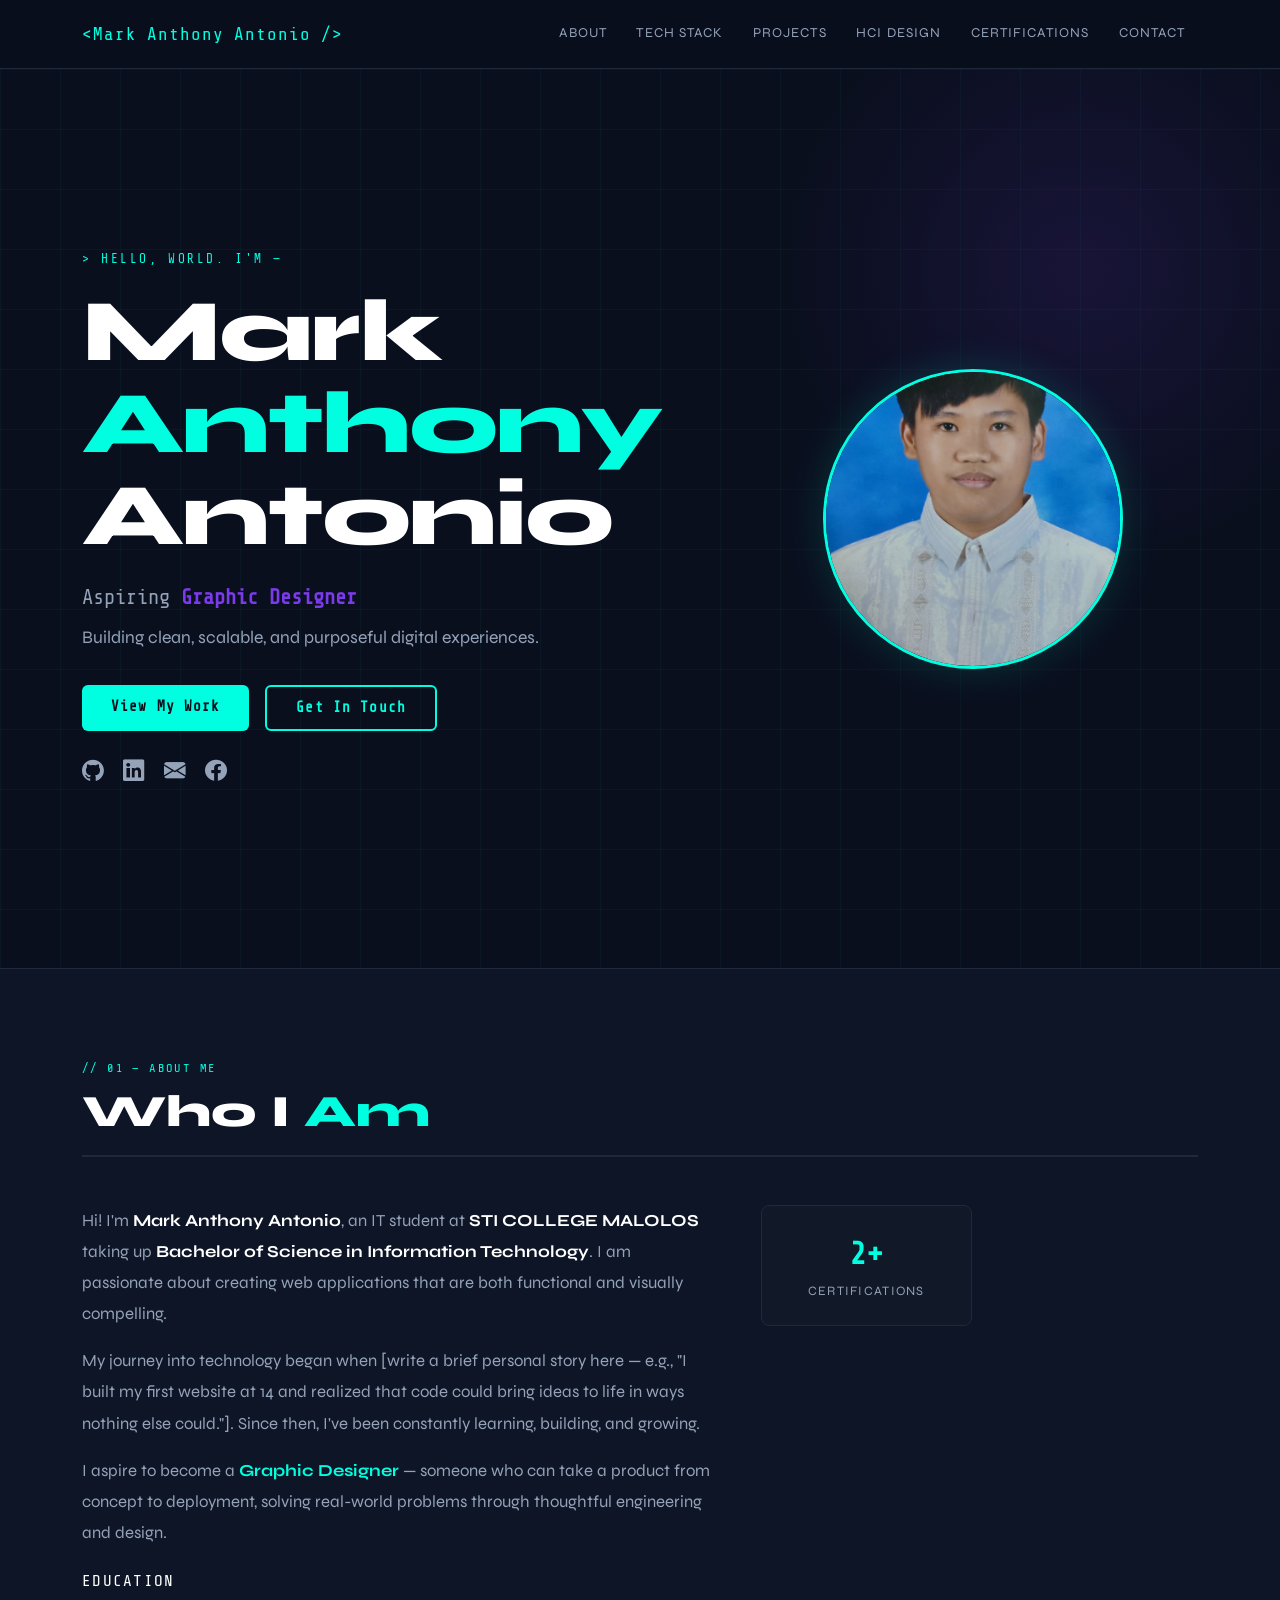
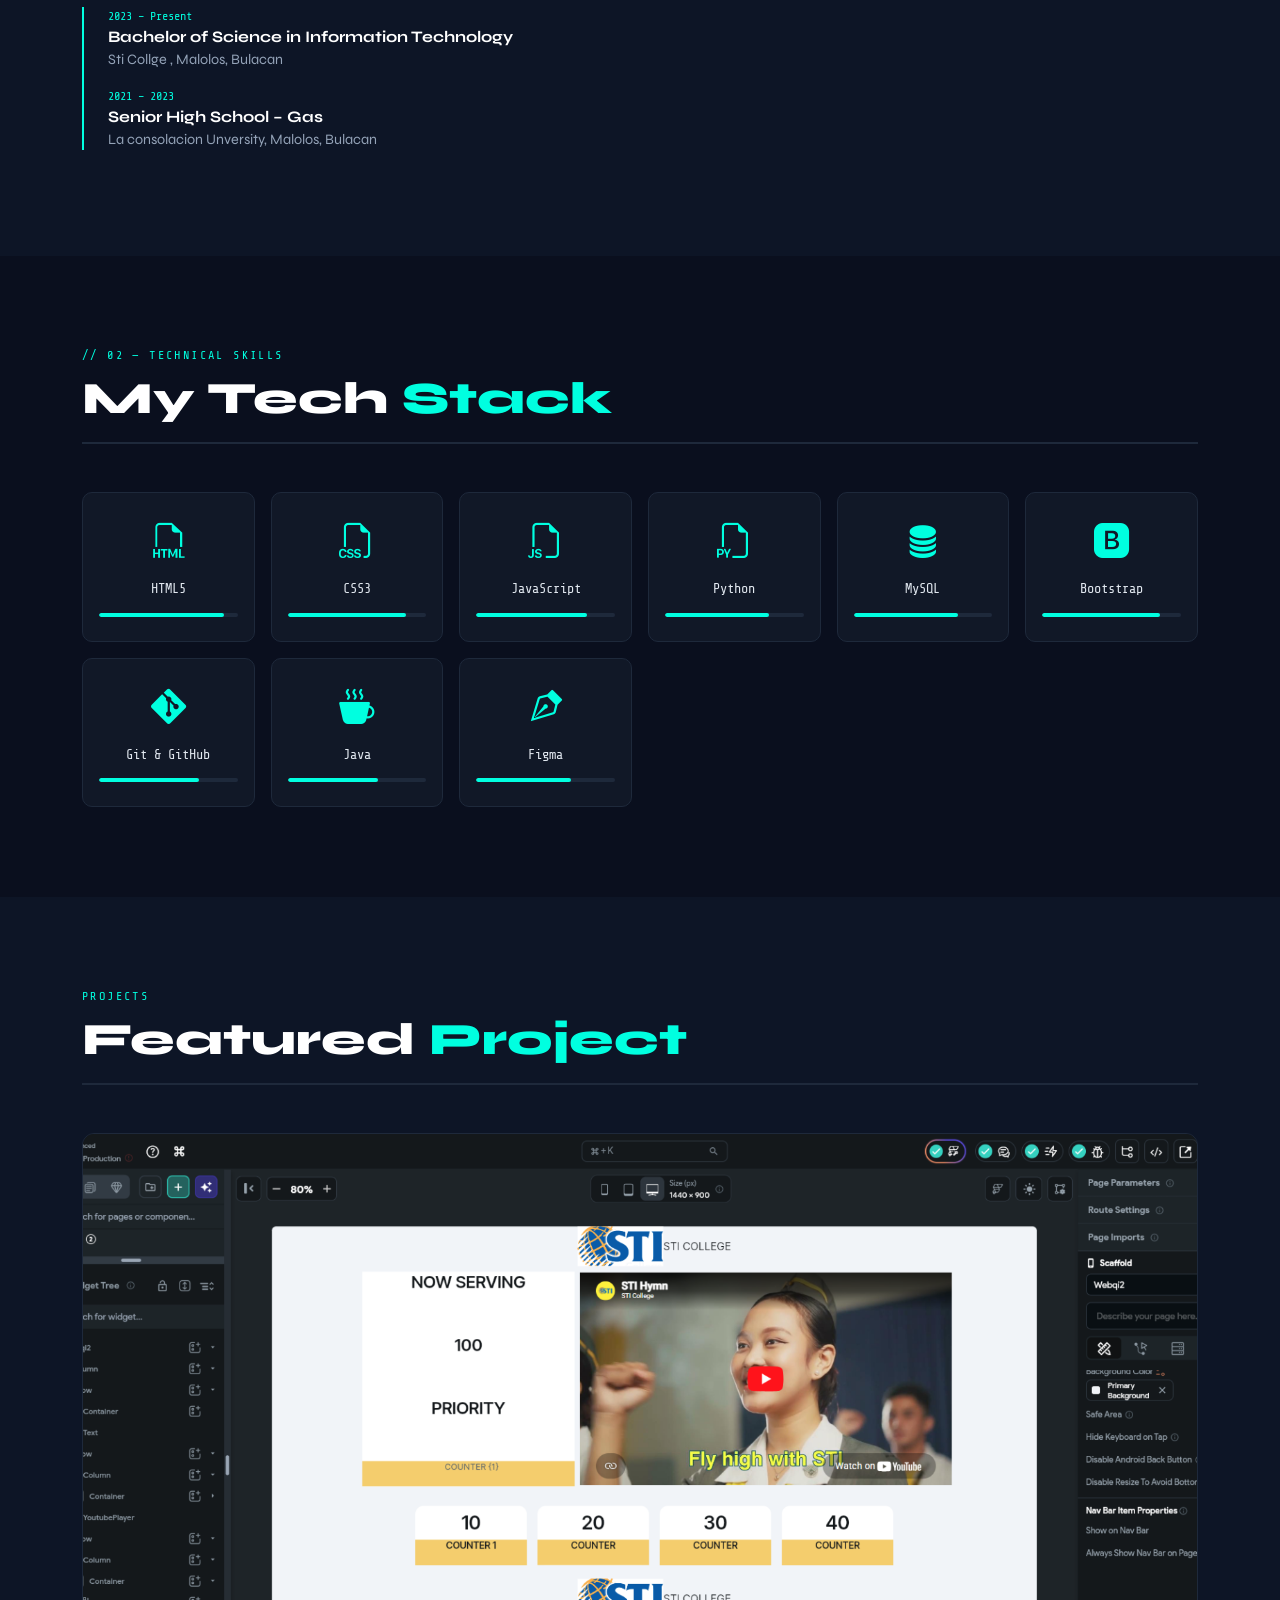
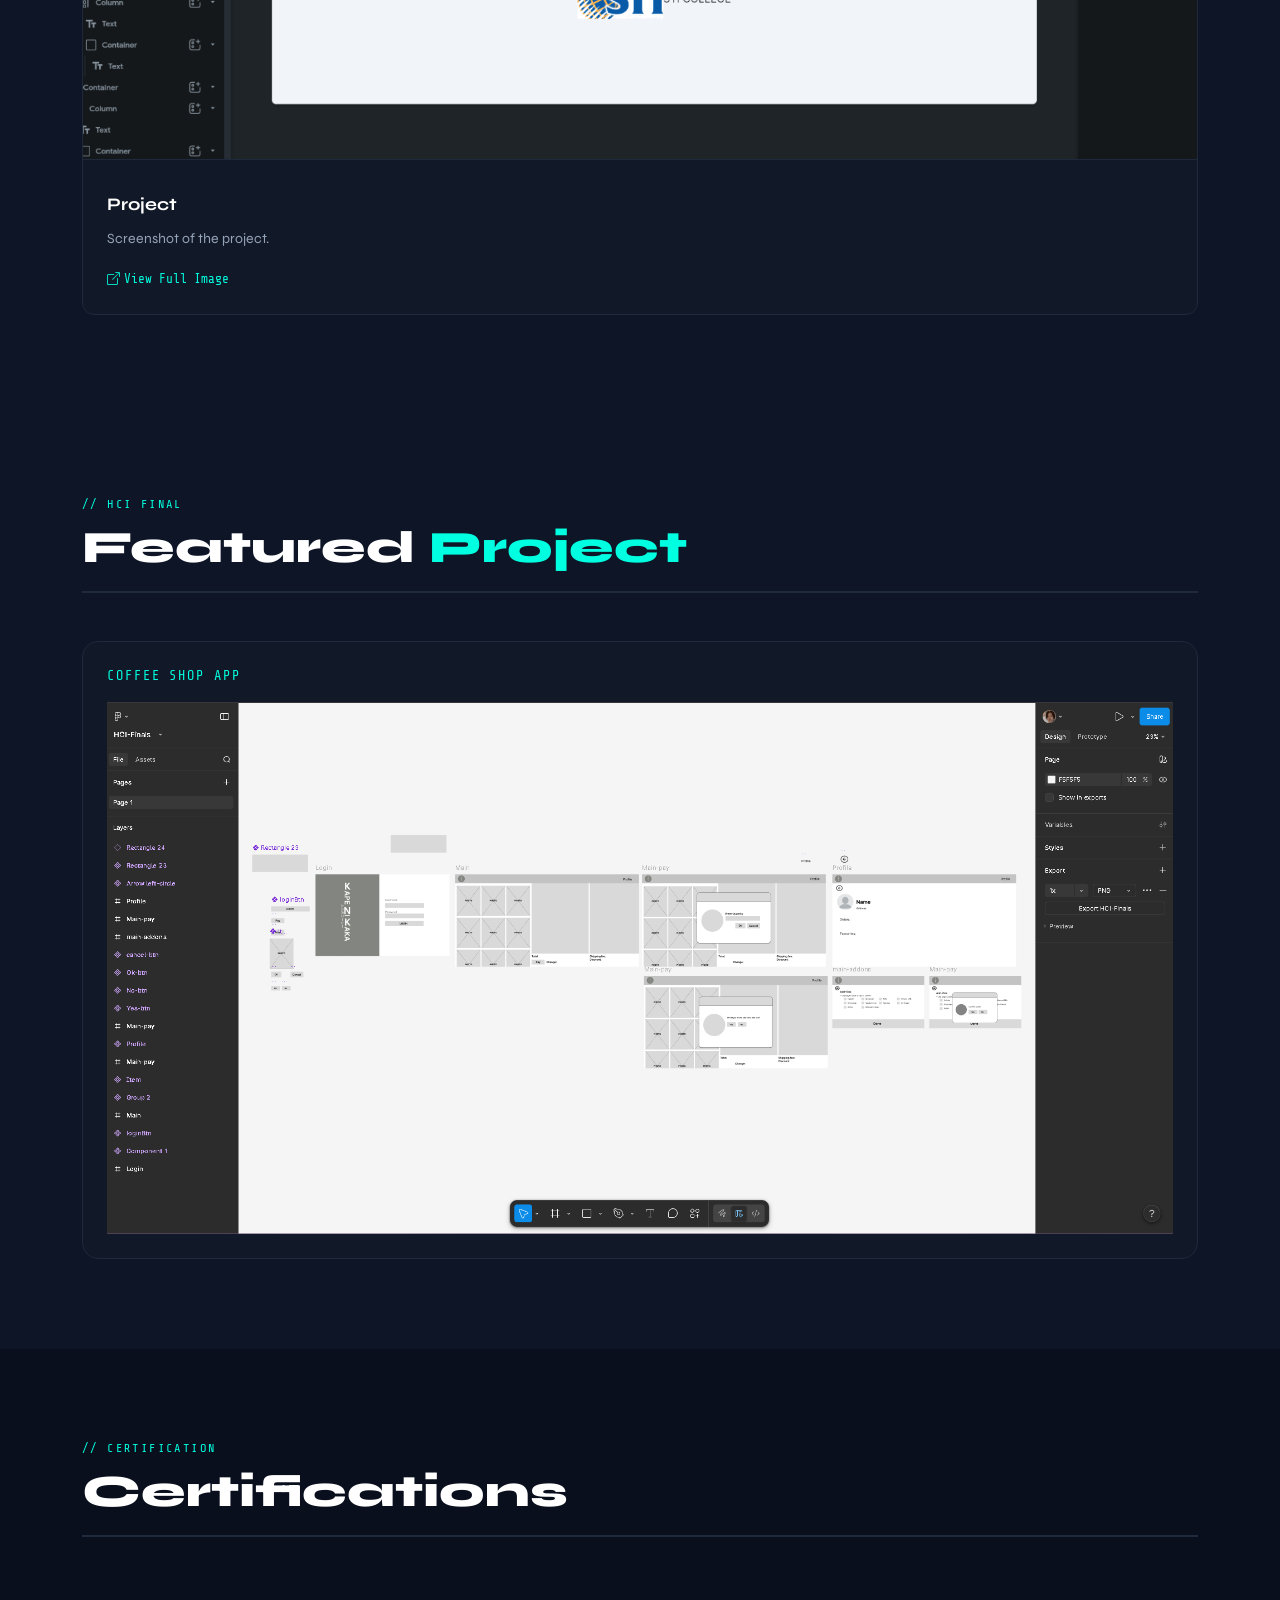
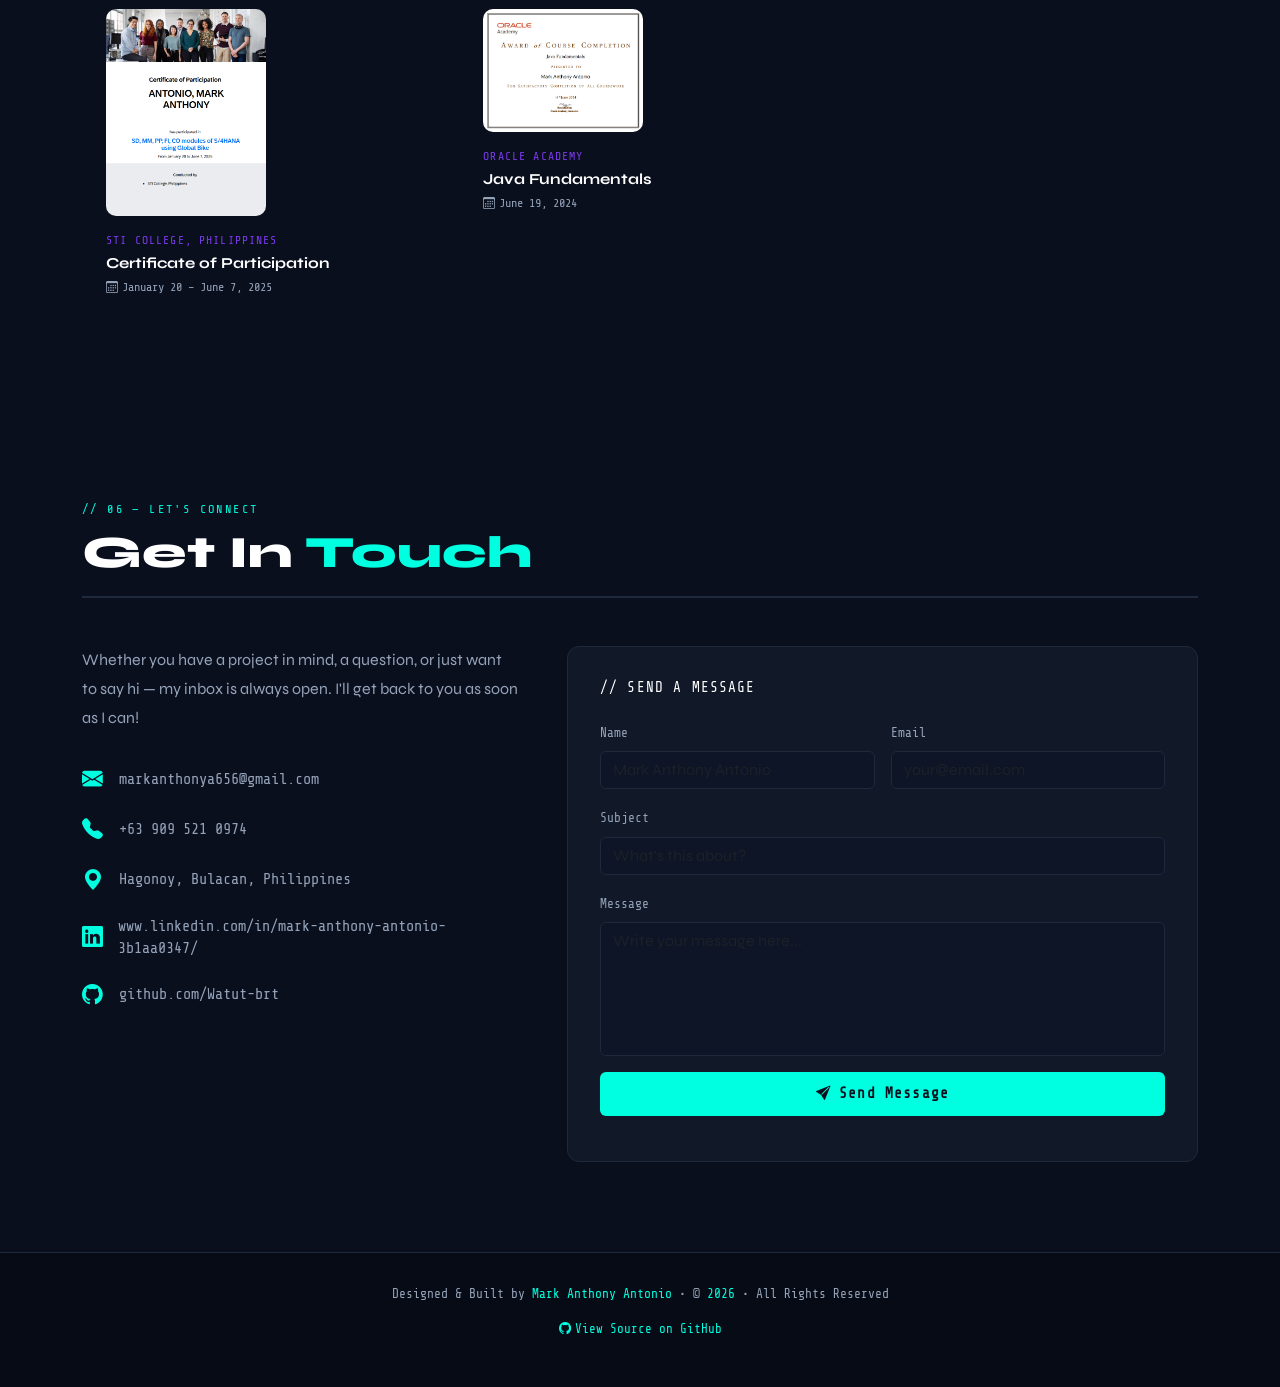
<file: index.html>
<!DOCTYPE html>
<html lang="en">
<head>
  <meta charset="UTF-8" />
  <meta name="viewport" content="width=device-width, initial-scale=1.0"/>
  <title>Mark Anthony Antonio | IT Portfolio</title>

  <!-- Bootstrap 5 -->
  <link href="https://cdn.jsdelivr.net/npm/bootstrap@5.3.3/dist/css/bootstrap.min.css" rel="stylesheet"/>
  <!-- Bootstrap Icons -->
  <link href="https://cdn.jsdelivr.net/npm/bootstrap-icons@1.11.3/font/bootstrap-icons.css" rel="stylesheet"/>
  <!-- Google Fonts -->
  <link href="https://fonts.googleapis.com/css2?family=Share+Tech+Mono&family=Syne:wght@400;700;800&display=swap" rel="stylesheet"/>
  <link rel="stylesheet" href="style.css">
  
</head>
<body>

  <!-- ══════════════════════════════ NAVBAR ══════════════════════════════ -->
  <nav class="navbar navbar-expand-lg">
    <div class="container">
      <a class="navbar-brand" href="#hero">&lt;Mark Anthony Antonio /&gt;</a>
      <button class="navbar-toggler" type="button" data-bs-toggle="collapse" data-bs-target="#mainNav">
        <span class="navbar-toggler-icon"></span>
      </button>
      <div class="collapse navbar-collapse justify-content-end" id="mainNav">
        <ul class="navbar-nav gap-1">
          <li class="nav-item"><a class="nav-link" href="#about">About</a></li>
          <li class="nav-item"><a class="nav-link" href="#techstack">Tech Stack</a></li>
          <li class="nav-item"><a class="nav-link" href="#projects">Projects</a></li>
          <li class="nav-item"><a class="nav-link" href="#hci-design">HCI Design</a></li>
          <li class="nav-item"><a class="nav-link" href="#certifications">Certifications</a></li>
          <li class="nav-item"><a class="nav-link" href="#contact">Contact</a></li>
        </ul>
      </div>
    </div>
  </nav>

  <!-- ══════════════════════════════ HERO ══════════════════════════════ -->
  <section id="hero">
    <div class="hero-grid-bg"></div>
    <div class="hero-glow"></div>
    <div class="container hero-content">
      <div class="row align-items-center gy-5">
        <div class="col-lg-7">
          <div class="hero-label">&gt; Hello, World. I'm —</div>
          <h1 class="hero-name">
            Mark <span>Anthony</span><br>Antonio
          </h1>
          <p class="hero-role">
            Aspiring <span class="role-highlight">Graphic Designer</span>
          </p>
          <p class="hero-tagline">
            Building clean, scalable, and purposeful digital experiences.
          </p>
          <div class="d-flex gap-3 flex-wrap mb-4">
            <a href="#projects" class="btn btn-accent">View My Work</a>
            <a href="#contact" class="btn btn-outline-accent">Get In Touch</a>
          </div>
          <div class="hero-socials">
            <a href="https://github.com/Watut-brt" target="_blank" title="GitHub"><i class="bi bi-github"></i></a>
            <a href="https://www.linkedin.com/in/mark-anthony-antonio-3b1aa0347/" target="_blank" title="LinkedIn"><i class="bi bi-linkedin"></i></a>
            <a href="markanthonya656@gmail.com" title="Email"><i class="bi bi-envelope-fill"></i></a>
            <a href="https://www.facebook.com/markanthony.antonio.98871" target="_blank" title="Facebook"><i class="bi bi-facebook"></i></a>
          </div>
        </div>
        <div class="col-lg-5 text-center">
          <img src="Profile Piktur.png" alt="Mark Anthony Antonio" class="hero-avatar mx-auto" />
        </div>
      </div>
    </div>
  </section>

  <!-- ══════════════════════════════ ABOUT ══════════════════════════════ -->
  <section id="about" class="alt-section">
    <div class="container">
      <div class="section-label">// 01 — About Me</div>
      <h2 class="section-title">Who I <span>Am</span></h2>
      <div class="row g-5 align-items-start">
        <div class="col-lg-7">
          <p class="about-text mb-3">
            Hi! I'm <strong style="color:#fff;">Mark Anthony Antonio</strong>, an IT student at <strong style="color:#fff;">STI COLLEGE MALOLOS</strong> taking up <strong style="color:#fff;">Bachelor of Science in Information Technology</strong>. I am passionate about creating web applications that are both functional and visually compelling.
          </p>
          <p class="about-text mb-3">
            My journey into technology began when [write a brief personal story here — e.g., "I built my first website at 14 and realized that code could bring ideas to life in ways nothing else could."]. Since then, I've been constantly learning, building, and growing.
          </p>
          <p class="about-text mb-4">
            I aspire to become a <strong style="color: var(--accent);">Graphic Designer</strong> — someone who can take a product from concept to deployment, solving real-world problems through thoughtful engineering and design.
          </p>
          <!-- Education Timeline -->
          <h5 style="color:#fff; font-size:1rem; margin-bottom:1rem; text-transform:uppercase; letter-spacing:0.08em; font-family: var(--mono);">Education</h5>
          <div style="border-left: 2px solid var(--accent); padding-left: 1.5rem;">
            <div class="mb-3">
              <div style="font-family:var(--mono); font-size:0.75rem; color:var(--accent);">2023 – Present</div>
              <div style="font-weight:700; color:#fff;">Bachelor of Science in Information Technology</div>
              <div style="color:var(--text-muted); font-size:0.9rem;">Sti Collge , Malolos, Bulacan</div>
            </div>
            <div class="mb-3">
              <div style="font-family:var(--mono); font-size:0.75rem; color:var(--accent);">2021 – 2023</div>
              <div style="font-weight:700; color:#fff;">Senior High School – Gas</div>
              <div style="color:var(--text-muted); font-size:0.9rem;">La consolacion Unversity, Malolos, Bulacan</div>
            </div>
          </div>
        </div>
        <div class="col-lg-5">
          <div class="row g-3">
            <div class="col-6">
              <div class="stat-box">
                <div class="stat-number" id="certCount">0</div>
                <div class="stat-label">Certifications</div>
              </div>
            </div>
          </div>
        </div>
      </div>
    </div>
  </section>

  <!-- ══════════════════════════════ TECH STACK ══════════════════════════════ -->
  <section id="techstack">
    <div class="container">
      <div class="section-label">// 02 — Technical Skills</div>
      <h2 class="section-title">My Tech <span>Stack</span></h2>
      <div class="row g-3" id="techGrid">
        <!-- Populated by JS -->
      </div>
    </div>
  </section>

  <!-- ══════════════════════════════ PROJECTS ══════════════════════════════ -->
  <section id="projects" class="alt-section">
    <div class="container">
      <div class="section-label"> Projects </div>
      <h2 class="section-title">Featured <span>Project</span></h2>
      <div class="row g-4">
        <div class="col-lg-12">
          <div class="project-card">
            <div class="project-img">
              <img src="Project.png" alt="Project Screenshot" class="project-image" />
            </div>
            <div class="project-body">
              <div class="project-title">Project</div>
              <p class="project-desc">Screenshot of the project.</p>
              <div class="project-links mt-3">
                <a href="" target="_blank"><i class="bi bi-box-arrow-up-right me-1"></i>View Full Image</a>
              </div>
            </div>
          </div>
        </div>
      </div>
    </div>
  </section>

  <!-- ══════════════════════════════ HCI DESIGN ══════════════════════════════ -->
  <section id="hci-design" class="alt-section">
    <div class="container">
      <div class="section-label">// HCI Final</div>
      <h2 class="section-title">Featured  <span> Project</span></h2>

      <div class="hci-card">
        <div class="hci-card-header">Coffee Shop App</div>
        <img src="Project2.png" alt="HCI design screenshot" class="hci-screenshot" />
      </div>
    </div>
  </section>

  <!-- ══════════════════════════════ CERTIFICATIONS ══════════════════════════════ -->
  <section id="certifications">
    <div class="container">
      <div class="section-label">// Certification</div>
      <h2 class="section-title">Certifications <span></span></h2>
      <div class="row g-3" id="certsGrid">
        <!-- Populated by JS -->
      </div>
    </div>
  </section>

  <!-- ══════════════════════════════ CONTACT ══════════════════════════════ -->
  <section id="contact">
    <div class="container">
      <div class="section-label">// 06 — Let's Connect</div>
      <h2 class="section-title">Get In <span>Touch</span></h2>
      <div class="row g-5">
        <div class="col-lg-5">
          <p style="color:var(--text-muted); line-height:1.8; margin-bottom:2rem;">
            Whether you have a project in mind, a question, or just want to say hi — my inbox is always open. I'll get back to you as soon as I can!
          </p>
          <div class="contact-info">
            <div class="contact-item">
              <i class="bi bi-envelope-fill"></i>
              <a href="markanthonya656@gmail.com">markanthonya656@gmail.com</a>
            </div>
            <div class="contact-item">
              <i class="bi bi-telephone-fill"></i>
              <span>+63 909 521 0974</span>
            </div>
            <div class="contact-item">
              <i class="bi bi-geo-alt-fill"></i>
              <span>Hagonoy, Bulacan, Philippines</span>
            </div>
            <div class="contact-item">
              <i class="bi bi-linkedin"></i>
              <a href="https://www.linkedin.com/in/mark-anthony-antonio-3b1aa0347/" target="_blank">www.linkedin.com/in/mark-anthony-antonio-3b1aa0347/</a>
            </div>
            <div class="contact-item">
              <i class="bi bi-github"></i>
              <a href="https://github.com/Watut-brt" target="_blank">github.com/Watut-brt</a>
            </div>
          </div>
        </div>
        <div class="col-lg-7">
          <div style="background:var(--bg-card); border:1px solid var(--border); border-radius:12px; padding:2rem;">
            <h5 style="color:#fff; margin-bottom:1.5rem; font-family:var(--mono); font-size:0.9rem; letter-spacing:0.08em;">// SEND A MESSAGE</h5>
            <div class="row g-3">
              <div class="col-md-6">
                <label class="form-label" style="color:var(--text-muted); font-family:var(--mono); font-size:0.8rem;">Name</label>
                <input type="text" class="form-control" id="msgName" placeholder="Mark Anthony Antonio"
                  style="background:var(--bg-secondary);border:1px solid var(--border);color:var(--text-main);border-radius:6px;"/>
              </div>
              <div class="col-md-6">
                <label class="form-label" style="color:var(--text-muted); font-family:var(--mono); font-size:0.8rem;">Email</label>
                <input type="email" class="form-control" id="msgEmail" placeholder="your@email.com"
                  style="background:var(--bg-secondary);border:1px solid var(--border);color:var(--text-main);border-radius:6px;"/>
              </div>
              <div class="col-12">
                <label class="form-label" style="color:var(--text-muted); font-family:var(--mono); font-size:0.8rem;">Subject</label>
                <input type="text" class="form-control" id="msgSubject" placeholder="What's this about?"
                  style="background:var(--bg-secondary);border:1px solid var(--border);color:var(--text-main);border-radius:6px;"/>
              </div>
              <div class="col-12">
                <label class="form-label" style="color:var(--text-muted); font-family:var(--mono); font-size:0.8rem;">Message</label>
                <textarea class="form-control" id="msgBody" rows="5" placeholder="Write your message here..."
                  style="background:var(--bg-secondary);border:1px solid var(--border);color:var(--text-main);border-radius:6px; resize:none;"></textarea>
              </div>
              <div class="col-12">
                <button class="btn btn-accent w-100" onclick="sendMessage()">
                  <i class="bi bi-send-fill me-2"></i>Send Message
                </button>
                <div id="formMsg" style="font-family:var(--mono); font-size:0.8rem; margin-top:0.8rem; text-align:center;"></div>
              </div>
            </div>
          </div>
        </div>
      </div>
    </div>
  </section>

  <!-- ══════════════════════════════ FOOTER ══════════════════════════════ -->
  <footer>
    <p>Designed & Built by <span>Mark Anthony Antonio</span> &bull; &copy; <span id="footerYear"></span> &bull; All Rights Reserved</p>
    <p style="margin-top:0.4rem;"><a href="https://github.com/Watot-Brt/your-repo" target="_blank" style="color:var(--accent); font-family:var(--mono); font-size:0.78rem; text-decoration:none;"><i class="bi bi-github me-1"></i>View Source on GitHub</a></p>
  </footer>

  <!-- Bootstrap 5 JS -->
  <script src="https://cdn.jsdelivr.net/npm/bootstrap@5.3.3/dist/js/bootstrap.bundle.min.js"></script>

  <script>
    // ══ DATA ══
    const techStack = [
      { name: "HTML5",       icon: "bi-filetype-html", level: 90 },
      { name: "CSS3",        icon: "bi-filetype-css",  level: 85 },
      { name: "JavaScript",  icon: "bi-filetype-js",   level: 80 },
      { name: "Python",      icon: "bi-filetype-py",   level: 75 },
      { name: "MySQL",       icon: "bi-database-fill", level: 75 },
      { name: "Bootstrap",   icon: "bi-bootstrap-fill",level: 85 },
      { name: "Git & GitHub",icon: "bi-git",           level: 72 },
      { name: "Java",        icon: "bi-cup-hot-fill",  level: 65 },
      { name: "Figma",       icon: "bi-vector-pen",    level: 68 },
    ];

    const certifications = [
      {
        org: "STI College, Philippines",
        title: "Certificate of Participation",
        date: "January 20 – June 7, 2025",
        icon: "bi-shield-lock-fill",
        image: "SAP.png"
      },
      {
        org: "Oracle Academy",
        title: "Java Fundamentals",
        date: "June 19, 2024",
        icon: "bi-shield-lock-fill",
        image: "JAVA.png"
      }
    ];

    // ══ RENDER TECH STACK ══
    const techGrid = document.getElementById("techGrid");
    techStack.forEach(t => {
      techGrid.innerHTML += `
        <div class="col-6 col-sm-4 col-md-3 col-lg-2">
          <div class="tech-card">
            <div class="tech-icon"><i class="bi ${t.icon}"></i></div>
            <div class="tech-name">${t.name}</div>
            <div class="tech-level"><div class="tech-level-fill" style="width:${t.level}%"></div></div>
          </div>
        </div>`;
    });

    // ══ RENDER CERTIFICATIONS ══
    const certsGrid = document.getElementById("certsGrid");
    certifications.forEach(c => {
      certsGrid.innerHTML += `
        <div class="col-md-6 col-lg-4">
          <div class="cert-card">
            ${c.image ? `<img src="${c.image}" alt="${c.title}" class="cert-img" />` : `<div class="cert-icon"><i class="bi ${c.icon}"></i></div>`}
            <div>
              <div class="cert-org">${c.org}</div>
              <div class="cert-title">${c.title}</div>
              <div class="cert-date"><i class="bi bi-calendar3 me-1"></i>${c.date}</div>
            </div>
          </div>
        </div>`;
    });

    // ══ COUNTER ANIMATION ══
    function animateCount(el, target, duration) {
      let start = 0;
      const step = target / (duration / 16);
      const timer = setInterval(() => {
        start += step;
        if (start >= target) { clearInterval(timer); el.textContent = target + "+"; }
        else { el.textContent = Math.floor(start); }
      }, 16);
    }

    const observer = new IntersectionObserver((entries) => {
      entries.forEach(e => {
        if (e.isIntersecting) {
          animateCount(document.getElementById("certCount"), 2, 1000);
          observer.disconnect();
        }
      });
    }, { threshold: 0.3 });
    observer.observe(document.getElementById("about"));

    // ══ FOOTER YEAR ══
    document.getElementById("footerYear").textContent = new Date().getFullYear();

    // ══ ACTIVE NAV HIGHLIGHT ══
    const sections = document.querySelectorAll("section[id]");
    window.addEventListener("scroll", () => {
      const scrollY = window.scrollY + 120;
      sections.forEach(s => {
        const top = s.offsetTop, height = s.offsetHeight;
        const id = s.getAttribute("id");
        const link = document.querySelector(`.nav-link[href="#${id}"]`);
        if (link) {
          if (scrollY >= top && scrollY < top + height) link.classList.add("active");
          else link.classList.remove("active");
        }
      });
    });

    // ══ CONTACT FORM ══
    function sendMessage() {
      const name = document.getElementById("msgName").value.trim();
      const email = document.getElementById("msgEmail").value.trim();
      const subject = document.getElementById("msgSubject").value.trim();
      const body = document.getElementById("msgBody").value.trim();
      const msg = document.getElementById("formMsg");

      if (!name || !email || !subject || !body) {
        msg.style.color = "#ff6b6b";
        msg.textContent = "// Please fill in all fields.";
        return;
      }
      const mailto = `markanthonya656@gmail.com?subject=${encodeURIComponent(subject + " — from " + name)}&body=${encodeURIComponent("From: " + name + " <" + email + ">\n\n" + body)}`;
      window.location.href = mailto;
      msg.style.color = "var(--accent)";
      msg.textContent = "// Opening your mail client...";
    }
  </script>
</body>
</html>
</file>
<file: style.css>
:root {
      --bg-primary: #0a0f1e;
      --bg-secondary: #0d1526;
      --bg-card: #111827;
      --accent: #00ffe0;
      --accent2: #7c3aed;
      --text-main: #e2e8f0;
      --text-muted: #94a3b8;
      --border: #1e293b;
      --mono: 'Share Tech Mono', monospace;
      --display: 'Syne', sans-serif;
    }

    * { box-sizing: border-box; margin: 0; padding: 0; }

    body {
      background-color: var(--bg-primary);
      color: var(--text-main);
      font-family: var(--display);
      scroll-behavior: smooth;
    }

    /* ── NAVBAR ── */
    .navbar {
      background: rgba(10, 15, 30, 0.95);
      border-bottom: 1px solid var(--border);
      padding: 1rem 0;
      position: sticky;
      top: 0;
      z-index: 1000;
    }
    .navbar-brand {
      font-family: var(--mono);
      color: var(--accent) !important;
      font-size: 1.1rem;
      letter-spacing: 0.05em;
    }
    .nav-link {
      color: var(--text-muted) !important;
      font-size: 0.85rem;
      letter-spacing: 0.08em;
      text-transform: uppercase;
      padding: 0.4rem 0.8rem !important;
      border-bottom: 2px solid transparent;
    }
    .nav-link:hover, .nav-link.active {
      color: var(--accent) !important;
      border-bottom: 2px solid var(--accent);
    }
    .navbar-toggler { border-color: var(--accent); }
    .navbar-toggler-icon {
      background-image: url("data:image/svg+xml,%3csvg xmlns='http://www.w3.org/2000/svg' viewBox='0 0 30 30'%3e%3cpath stroke='rgba%280, 255, 224, 1%29' stroke-linecap='round' stroke-miterlimit='10' stroke-width='2' d='M4 7h22M4 15h22M4 23h22'/%3e%3c/svg%3e");
    }

    /* ── HERO ── */
    #hero {
      min-height: 100vh;
      display: flex;
      align-items: center;
      background: var(--bg-primary);
      border-bottom: 1px solid var(--border);
      position: relative;
      overflow: hidden;
    }
    .hero-grid-bg {
      position: absolute;
      inset: 0;
      background-image:
        linear-gradient(rgba(0,255,224,0.03) 1px, transparent 1px),
        linear-gradient(90deg, rgba(0,255,224,0.03) 1px, transparent 1px);
      background-size: 60px 60px;
      pointer-events: none;
    }
    .hero-glow {
      position: absolute;
      width: 600px;
      height: 600px;
      border-radius: 50%;
      background: radial-gradient(circle, rgba(124,58,237,0.12) 0%, transparent 70%);
      top: -100px;
      right: -100px;
      pointer-events: none;
    }
    .hero-content { position: relative; z-index: 2; }
    .hero-label {
      font-family: var(--mono);
      font-size: 0.8rem;
      color: var(--accent);
      letter-spacing: 0.2em;
      text-transform: uppercase;
      margin-bottom: 1rem;
    }
    .hero-name {
      font-size: clamp(2.8rem, 7vw, 5.5rem);
      font-weight: 800;
      line-height: 1.05;
      letter-spacing: -0.02em;
      color: #fff;
    }
    .hero-name span { color: var(--accent); }
    .hero-role {
      font-family: var(--mono);
      font-size: clamp(1rem, 2.5vw, 1.3rem);
      color: var(--text-muted);
      margin: 1.2rem 0 0.6rem;
    }
    .hero-role .role-highlight {
      color: var(--accent2);
      font-weight: 700;
    }
    .hero-tagline {
      font-size: clamp(0.95rem, 2vw, 1.1rem);
      color: var(--text-muted);
      max-width: 520px;
      line-height: 1.7;
      margin-bottom: 2rem;
    }
    .btn-accent {
      background: var(--accent);
      color: #0a0f1e;
      border: none;
      font-weight: 700;
      font-family: var(--mono);
      letter-spacing: 0.08em;
      padding: 0.7rem 1.8rem;
      font-size: 0.9rem;
    }
    .btn-accent:hover { background: #00cbb3; color: #0a0f1e; }
    .btn-outline-accent {
      background: transparent;
      color: var(--accent);
      border: 2px solid var(--accent);
      font-weight: 700;
      font-family: var(--mono);
      letter-spacing: 0.08em;
      padding: 0.65rem 1.8rem;
      font-size: 0.9rem;
    }
    .btn-outline-accent:hover { background: var(--accent); color: #0a0f1e; }
    .hero-socials a {
      color: var(--text-muted);
      font-size: 1.35rem;
      margin-right: 1rem;
      text-decoration: none;
    }
    .hero-socials a:hover { color: var(--accent); }
    .hero-avatar {
      width: 300px;
      height: 300px;
      border-radius: 50%;
      object-fit: cover;
      border: 3px solid var(--accent);
      box-shadow: 0 0 40px rgba(0,255,224,0.15);
    }
    .hero-avatar-placeholder {
      width: 300px;
      height: 300px;
      border-radius: 50%;
      background: var(--bg-card);
      border: 3px solid var(--accent);
      display: flex;
      flex-direction: column;
      align-items: center;
      justify-content: center;
      color: var(--text-muted);
      font-family: var(--mono);
      font-size: 0.8rem;
      box-shadow: 0 0 40px rgba(0,255,224,0.12);
    }
    .hero-avatar-placeholder i { font-size: 5rem; color: var(--accent); margin-bottom: 0.5rem; }

    /* ── SECTIONS SHARED ── */
    section { padding: 90px 0; }
    .section-label {
      font-family: var(--mono);
      font-size: 0.75rem;
      color: var(--accent);
      letter-spacing: 0.2em;
      text-transform: uppercase;
      margin-bottom: 0.5rem;
    }
    .section-title {
      font-size: clamp(1.8rem, 4vw, 2.8rem);
      font-weight: 800;
      color: #fff;
      margin-bottom: 3rem;
      border-bottom: 2px solid var(--border);
      padding-bottom: 1rem;
    }
    .section-title span { color: var(--accent); }
    .alt-section { background: var(--bg-secondary); }

    /* ── ABOUT ── */
    .about-text {
      font-size: 1.05rem;
      color: var(--text-muted);
      line-height: 1.85;
    }
    .stat-box {
      background: var(--bg-card);
      border: 1px solid var(--border);
      border-radius: 8px;
      padding: 1.5rem;
      text-align: center;
    }
    .stat-number {
      font-family: var(--mono);
      font-size: 2rem;
      color: var(--accent);
      font-weight: 700;
    }
    .stat-label {
      font-size: 0.8rem;
      color: var(--text-muted);
      text-transform: uppercase;
      letter-spacing: 0.1em;
      margin-top: 0.25rem;
    }

    /* ── TECH STACK ── */
    .tech-card {
      background: var(--bg-card);
      border: 1px solid var(--border);
      border-radius: 10px;
      padding: 1.5rem 1rem;
      text-align: center;
    }
    .tech-card:hover { border-color: var(--accent); }
    .tech-icon { font-size: 2.2rem; margin-bottom: 0.6rem; color: var(--accent); }
    .tech-name {
      font-family: var(--mono);
      font-size: 0.85rem;
      color: var(--text-main);
    }
    .tech-level {
      height: 4px;
      background: var(--border);
      border-radius: 99px;
      margin-top: 0.8rem;
      overflow: hidden;
    }
    .tech-level-fill {
      height: 100%;
      background: var(--accent);
      border-radius: 99px;
    }

    /* ── PROJECTS ── */
    .project-card {
      background: var(--bg-card);
      border: 1px solid var(--border);
      border-radius: 12px;
      overflow: hidden;
      height: 100%;
    }
    .project-card:hover { border-color: var(--accent2); }
    .project-img {
      width: 100%;
      aspect-ratio: 16 / 9;
      background: var(--bg-secondary);
      display: flex;
      align-items: center;
      justify-content: center;
      color: var(--text-muted);
      font-family: var(--mono);
      font-size: 0.8rem;
      border-bottom: 1px solid var(--border);
      overflow: hidden;
    }
    .project-img img,
    .hci-screenshot {
      width: 100%;
      height: 100%;
      display: block;
      object-fit: cover;
    }
    .project-img i { font-size: 3.5rem; color: var(--accent2); display: block; margin-bottom: 0.5rem; }
    .project-body { padding: 1.5rem; }
    .project-tag {
      display: inline-block;
      font-family: var(--mono);
      font-size: 0.7rem;
      color: var(--accent);
      border: 1px solid var(--accent);
      border-radius: 4px;
      padding: 0.1rem 0.5rem;
      margin-right: 0.3rem;
      margin-bottom: 0.5rem;
    }
    .project-title {
      font-weight: 700;
      font-size: 1.1rem;
      color: #fff;
      margin: 0.5rem 0;
    }
    .project-desc {
      font-size: 0.88rem;
      color: var(--text-muted);
      line-height: 1.65;
    }
    .project-links a {
      font-family: var(--mono);
      font-size: 0.8rem;
      color: var(--accent);
      text-decoration: none;
      margin-right: 1rem;
    }
    .project-links a:hover { color: #fff; }

    /* ── HCI DESIGN ── */
    .hci-card {
      background: var(--bg-card);
      border: 1px solid var(--border);
      border-radius: 16px;
      padding: 1.5rem;
    }
    .hci-card-header {
      font-family: var(--mono);
      font-size: 0.85rem;
      color: var(--accent);
      letter-spacing: 0.14em;
      text-transform: uppercase;
      margin-bottom: 1rem;
    }
    .hci-card-body { display: flex; flex-direction: column; gap: 1rem; }
    .hci-login-brand {
      font-family: var(--mono);
      color: #fff;
      font-size: 1.25rem;
      letter-spacing: 0.15em;
      padding: 1rem 1.25rem;
      background: rgba(255,255,255,0.03);
      border-radius: 12px;
      text-align: center;
    }
    .hci-field span {
      display: block;
      font-family: var(--mono);
      color: var(--text-muted);
      font-size: 0.78rem;
      margin-bottom: 0.45rem;
    }
    .hci-input {
      width: 100%;
      min-height: 44px;
      background: var(--bg-secondary);
      border: 1px solid var(--border);
      border-radius: 12px;
    }
    .hci-button-group { display: flex; justify-content: flex-start; }
    .hci-btn {
      border: none;
      border-radius: 999px;
      padding: 0.8rem 1.6rem;
      background: var(--accent);
      color: #0a0f1e;
      font-family: var(--mono);
      font-weight: 700;
      letter-spacing: 0.08em;
      cursor: pointer;
    }
    .hci-login-foot {
      font-family: var(--mono);
      color: var(--text-muted);
      font-size: 0.78rem;
      margin-top: 0.4rem;
    }
    .hci-dashboard-grid {
      display: grid;
      grid-template-columns: repeat(3, minmax(0, 1fr));
      gap: 0.85rem;
      margin-bottom: 1.2rem;
    }
    .hci-tile {
      background: rgba(255,255,255,0.04);
      border: 1px solid var(--border);
      border-radius: 12px;
      min-height: 90px;
      display: flex;
      align-items: center;
      justify-content: center;
      color: var(--text-muted);
      font-family: var(--mono);
      font-size: 0.85rem;
    }
    .hci-summary-row {
      display: flex;
      gap: 1rem;
      flex-wrap: wrap;
    }
    .hci-summary-block {
      background: rgba(255,255,255,0.04);
      border: 1px solid var(--border);
      border-radius: 14px;
      padding: 1rem;
      min-width: 140px;
    }
    .hci-summary-label {
      font-family: var(--mono);
      font-size: 0.75rem;
      color: var(--text-muted);
      margin-bottom: 0.35rem;
      text-transform: uppercase;
      letter-spacing: 0.12em;
    }
    .hci-summary-value {
      font-size: 1.25rem;
      color: #fff;
      font-weight: 700;
    }
    .hci-mini-profile {
      display: flex;
      gap: 1rem;
      align-items: center;
    }
    .hci-avatar {
      width: 64px;
      height: 64px;
      border-radius: 50%;
      background: linear-gradient(135deg, rgba(0,255,224,0.15), rgba(124,58,237,0.15));
      border: 1px solid var(--border);
    }
    .hci-mini-title {
      font-weight: 700;
      color: #fff;
      margin-bottom: 0.25rem;
    }
    .hci-mini-text { color: var(--text-muted); margin-bottom: 0.4rem; }
    .hci-mini-sub { font-family: var(--mono); font-size: 0.75rem; color: var(--accent); }
    .hci-list { display: flex; flex-direction: column; gap: 0.75rem; }
    .hci-list-item {
      background: rgba(255,255,255,0.04);
      border: 1px solid var(--border);
      border-radius: 12px;
      padding: 1rem;
      color: var(--text-main);
      font-family: var(--mono);
      font-size: 0.9rem;
    }
    .hci-modal-preview {
      background: rgba(255,255,255,0.04);
      border: 1px solid var(--border);
      border-radius: 16px;
      padding: 1rem;
    }
    .hci-modal-title {
      font-family: var(--mono);
      color: #fff;
      margin-bottom: 1rem;
    }
    .hci-modal-buttons { display: flex; gap: 0.75rem; flex-wrap: wrap; }
    .hci-sm-btn {
      border: none;
      border-radius: 999px;
      padding: 0.65rem 1.25rem;
      font-family: var(--mono);
      font-size: 0.8rem;
      background: var(--accent);
      color: #0a0f1e;
      cursor: pointer;
    }
    .hci-sm-btn.secondary {
      background: rgba(255,255,255,0.08);
      color: var(--text-main);
    }

    /* ── CERTIFICATIONS ── */
    .cert-card {
      
     
      border-radius: 10px;
      padding: 1.5rem;
      display: flex;
      gap: 1rem;
      align-items: flex-start;
      flex-wrap: wrap;
    }
    .cert-img {
      width: 160px;
      max-width: 100%;
      height: auto;
      border-radius: 10px;
      object-fit: cover;
      flex-shrink: 0;
    }
    .cert-card:hover { border-color: var(--accent); }
    .cert-icon {
      font-size: 2rem;
      color: var(--accent);
      flex-shrink: 0;
    }
    .cert-org {
      font-family: var(--mono);
      font-size: 0.72rem;
      color: var(--accent2);
      letter-spacing: 0.1em;
      text-transform: uppercase;
    }
    .cert-title { font-weight: 700; color: #fff; font-size: 0.95rem; margin: 0.2rem 0; }
    .cert-date { font-family: var(--mono); font-size: 0.75rem; color: var(--text-muted); }

    /* ── CONTACT ── */
    .contact-info a, .contact-info span {
      color: var(--text-muted);
      text-decoration: none;
      font-family: var(--mono);
      font-size: 0.95rem;
    }
    .contact-info a:hover { color: var(--accent); }
    .contact-item {
      display: flex;
      align-items: center;
      gap: 0.8rem;
      margin-bottom: 1.2rem;
    }
    .contact-item i { font-size: 1.3rem; color: var(--accent); width: 24px; }

    /* ── FOOTER ── */
    footer {
      background: #060b16;
      border-top: 1px solid var(--border);
      padding: 2rem 0;
      text-align: center;
    }
    footer p {
      font-family: var(--mono);
      font-size: 0.8rem;
      color: var(--text-muted);
    }
    footer span { color: var(--accent); }

    /* ── RESPONSIVE ── */
    @media (max-width: 767px) {
      .hero-avatar-placeholder, .hero-avatar { width: 200px; height: 200px; }
      section { padding: 60px 0; }
    }
</file>
